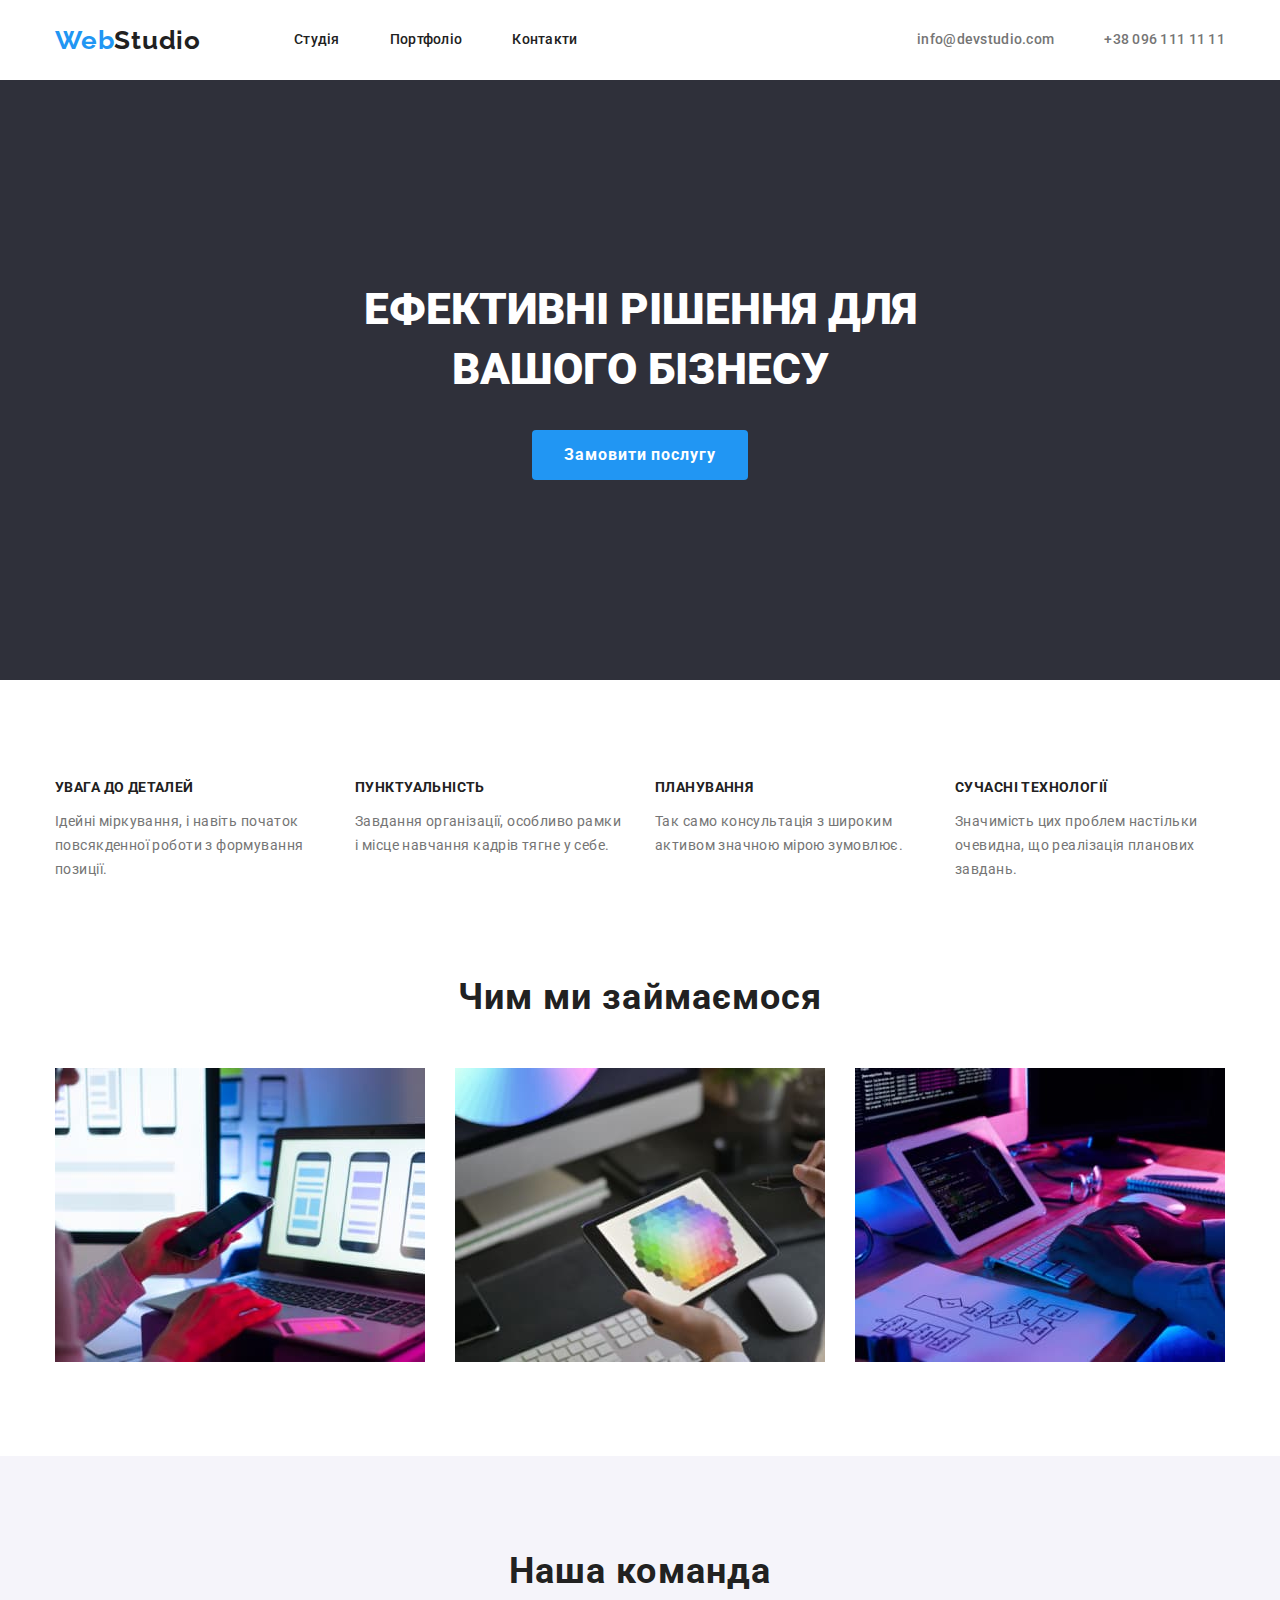
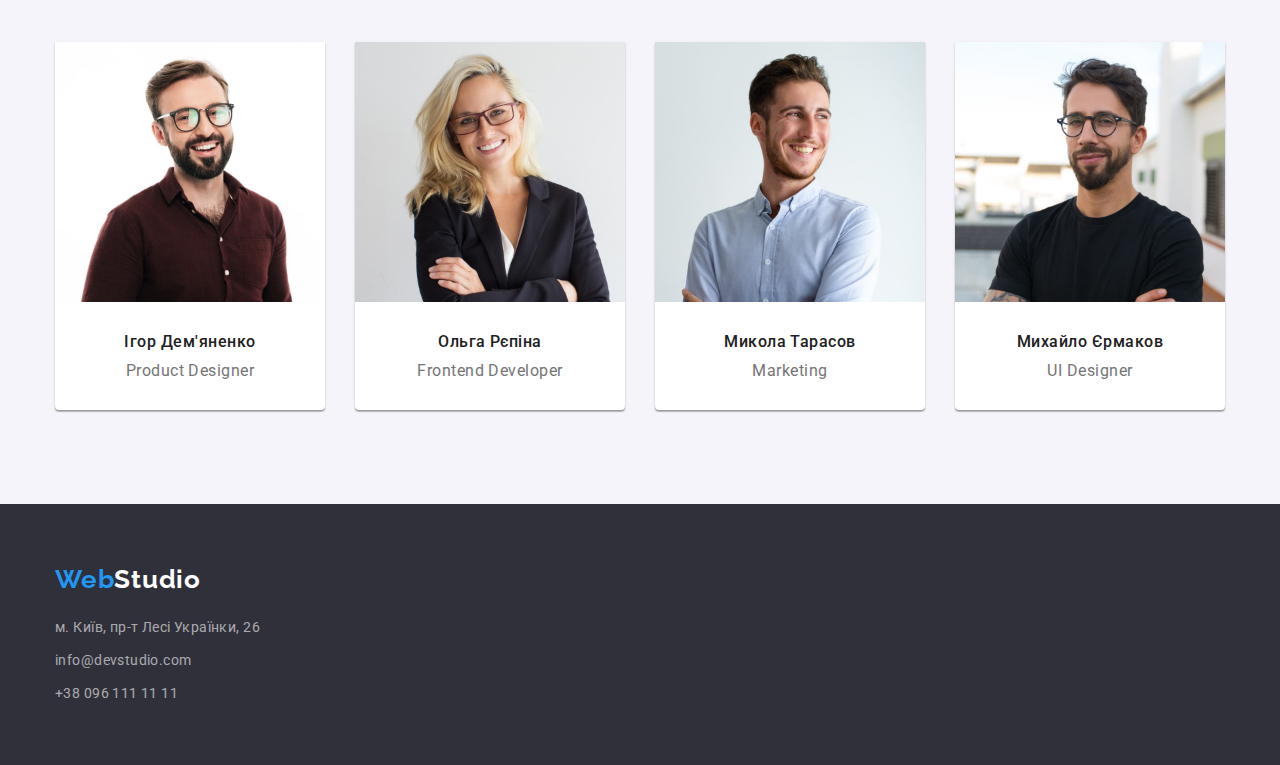
<file: index.html>
<!DOCTYPE html>
<html lang="en">
<head>
	<meta charset="UTF-8">
	<meta http-equiv="X-UA-Compatible" content="IE=edge">
	<meta name="viewport" content="width=device-width, initial-scale=1.0">
	<link rel="stylesheet" href="./css/resets.css">
	<link rel="stylesheet" href="./css/modern-normalize.css">
	<link href="https://fonts.googleapis.com/css2?family=Raleway:wght@700&family=Roboto:wght@400;500;700;900&display=swap" rel="stylesheet">
	<link rel="stylesheet" href="./css/styles.css">
	<title>WebStudio</title>
</head>
<body>
	<header class="header ">
		<div class="container flex">
			<a class="header-link" href="/"><span class="header-logo">Web</span>Studio</a>
			<nav class="header-nav">
				<ul class="header-list">
					<li class="header-list-items"><a class="header-list-link" href="#">Студія</a></li>
					<li class="header-list-items"><a class="header-list-link" href="portfolio.html">Портфоліо</a></li>
					<li class="header-list-items"><a class="header-list-link" href="#">Контакти</a></li>
				</ul>
			</nav>
			<ul class="header-contacts ">
				<li class="header-contacts-items"><a class="header-link-contacts" href="mailto:info@devstudio.com">info@devstudio.com</a></li>
				<li class="header-contacts-items"><a class="header-link-contacts" href="tel:+380961111111">+38 096 111 11 11</a></li>
			</ul>
		</div>	
	</header>
	<main>
		<section class="hero">
			<div class="container">
				<h1 class="hero-titel">Ефективні рішення для <br> вашого бізнесу</h1>
				<button type="button" class="hero-btn">Замовити послугу</button>
			</div>
		</section>
		<section class="approach section-padding">
			<div class="container">
				<h2 class="approach-uptitel">Підхід до роботи</h2>
				<ul class="approach-list">
					<li class="approach-items">
						<h3 class="approach-titel">УВАГА ДО ДЕТАЛЕЙ</h3>
						<p class="approach-text">Ідейні міркування, і навіть початок <br> повсякденної роботи з формування <br> позиції.</p>
					</li>
					<li class="approach-items">
						<h3 class="approach-titel">ПУНКТУАЛЬНІСТЬ</h3>
						<p class="approach-text">Завдання організації, особливо рамки <br> і місце навчання кадрів тягне у себе.</p>
					</li>
					<li class="approach-items">
						<h3 class="approach-titel">ПЛАНУВАННЯ</h3>
						<p class="approach-text">Так само консультація з широким <br> активом значною мірою зумовлює.</p>
					</li>
					<li class="approach-items">
						<h3 class="approach-titel">Сучасні технології</h3>
						<p class="approach-text">Значимість цих проблем настільки <br> очевидна, що реалізація планових <br> завдань.</p>
					</li>
			</ul>
			</div>
		</section>
		<section class="employment section-padding">
			<div class="container">
				<h2 class="employment-titel">Чим ми займаємося</h2>
				<ul class="employment-list">
					<li class="employment-items">
						<img class="employment-img" src="./images/best1.jpg" alt="best1" width="370" height="294">
					</li>
					<li class="employment-items">
						<img class="employment-img" src="./images/best2.jpg" alt="best2" width="370" height="294">
					</li>
					<li class="employment-items">
						<img class="employment-img" src="./images/best3.jpg" alt="best3" width="370" height="294">
					</li>
				</ul>
			</div>
		</section>
		<section class="team section-padding">
			<div class="container">
				<h2 class="team-uptitel">Наша команда</h2>
				<ul class="team-list">
					<li class="team-items">
						<img class="team-img" src="./images/person1.jpg" alt="Ігор Дем'яненко" width="270" height="260">
						<h3 class="team-titel">Ігор Дем'яненко</h3>
						<p class="team-text">Product Designer</p>
					</li>
					<li class="team-items">
						<img class="team-img" src="./images/person2.jpg" alt="Ольга Рєпіна" width="270" height="260">
						<h3 class="team-titel">Ольга Рєпіна</h3>
						<p class="team-text">Frontend Developer</p>
					</li>
					<li class="team-items">
						<img class="team-img" src="./images/person3.jpg" alt="Микола Тарасов" width="270" height="260">
						<h3 class="team-titel">Микола Тарасов</h3>
						<p class="team-text">Marketing</p>
					</li>
					<li class="team-items">
						<img class="team-img" src="./images/person4.jpg" alt="Михайло Єрмаков" width="270" height="260">
						<h3 class="team-titel">Михайло Єрмаков</h3>
						<p class="team-text">UI Designer</p>
					</li>
				</ul>
			</div> 
		</section>
	</main>
	<footer class="footer">
		<div class="container">
			<a class="footer-link" href="/"><span class="footer-logo">Web</span>Studio</a>
			<address class="footer-adress">
				<ul class="footer-list">
					<li class="footer-list-items"><a class="footer-nav-contacts" href="https://goo.gl/maps/WBBWMruhH3Dfa42q7" rel="noreferrer noopener" target="_blank">м. Київ, пр-т Лесі Українки, 26</a>
					</li>
					<li class="footer-list-items">
						<a class="footer-nav-contacts" href="mailto:info@devstudio.com">info@devstudio.com</a>
					</li>
					<li class="footer-list-items">
						<a class="footer-nav-contacts" href="tel:+380961111111">+38 096 111 11 11</a>
					</li>
				</ul>
			</address>
		</div>
	</footer>
</body>
</html>
</file>
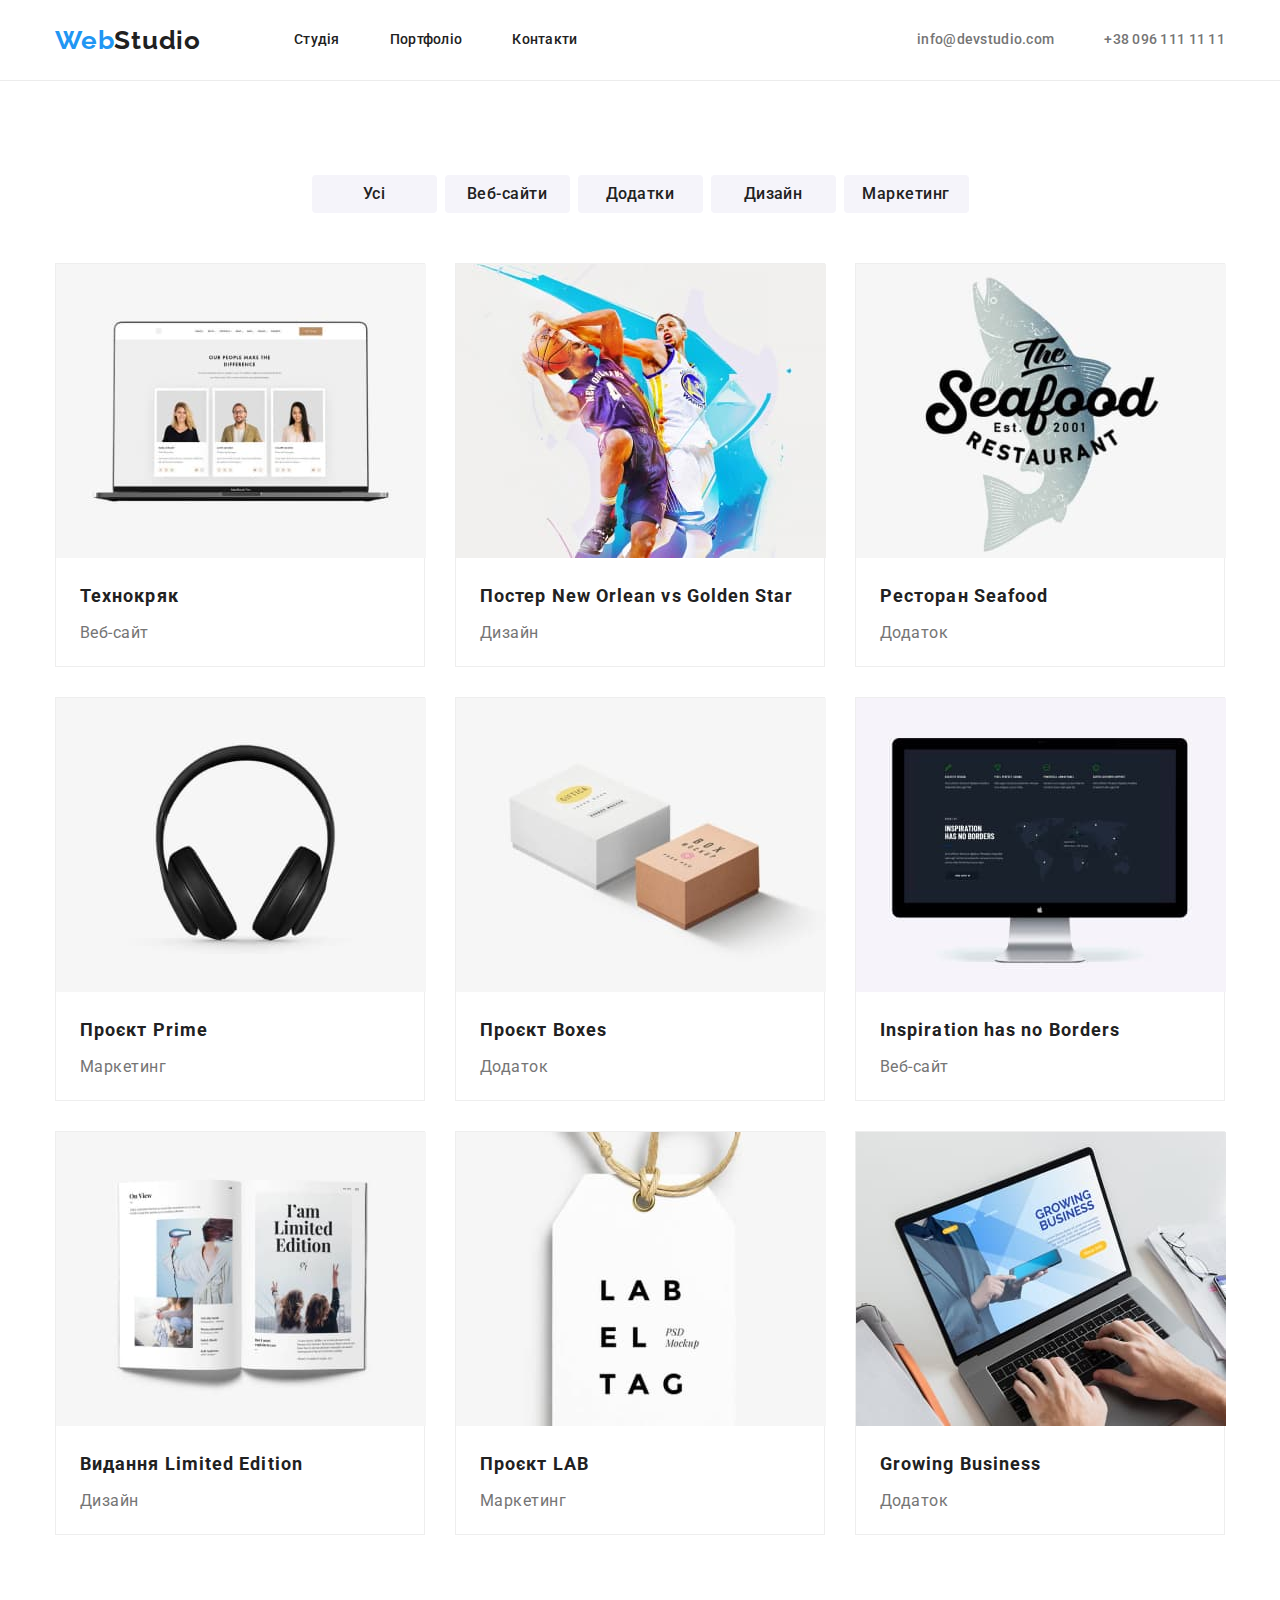
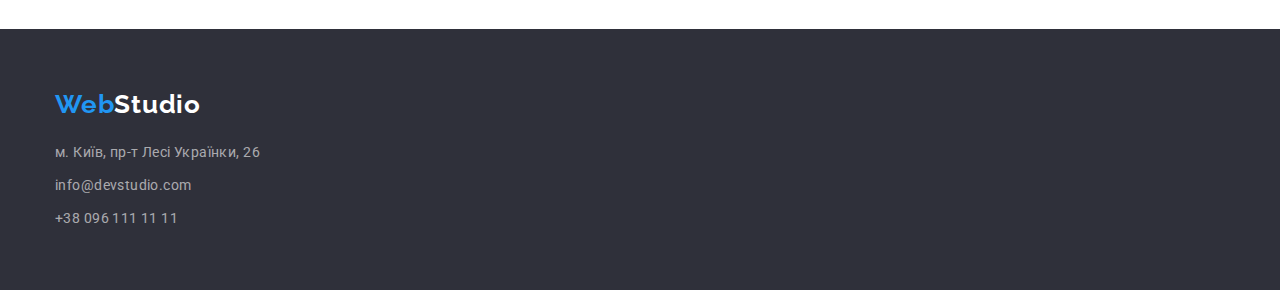
<file: portfolio.html>
<!DOCTYPE html>
<html lang="en">
	<head>
		<meta charset="UTF-8">
		<meta http-equiv="X-UA-Compatible" content="IE=edge">
		<meta name="viewport" content="width=device-width, initial-scale=1.0">
		<link rel="stylesheet" href="./css/resets.css">
		<link rel="stylesheet" href="./css/modern-normalize.css">
		<link href="https://fonts.googleapis.com/css2?family=Raleway:wght@700&family=Roboto:wght@400;500;700;900&display=swap" rel="stylesheet">
		<link rel="stylesheet" href="./css/styles.css">
		<title>WebStudio</title>
	</head>
<body>
	<header class="header header-border">
		<div class="container flex">
			<a class="header-link" href="/"><span class="header-logo">Web</span>Studio</a>
			<nav class="header-nav">
				<ul class="header-list">
					<li class="header-list-items"><a class="header-list-link" href="index.html">Студія</a></li>
					<li class="header-list-items"><a class="header-list-link" href="#">Портфоліо</a></li>
					<li class="header-list-items"><a class="header-list-link" href="#">Контакти</a></li>
				</ul>
			</nav>
			<ul class="header-contacts ">
				<li class="header-contacts-items"><a class="header-link-contacts" href="mailto:info@devstudio.com">info@devstudio.com</a></li>
				<li class="header-contacts-items"><a class="header-link-contacts" href="tel:+380961111111">+38 096 111 11 11</a></li>
			</ul>
		</div>	
	</header>
		<main>
			<section class="portfolio section-padding">
				<div class="container">
					<h1 class="portfolio-uptitel">Портфоліо</h1>
					<ul class="portfolio-list-btn">
						<li class="portfolio-items-btn"><button class="portfolio-btn" type="button">Усі</button></li>
						<li class="portfolio-items-btn"><button class="portfolio-btn" type="button">Веб-сайти</button></li>
						<li class="portfolio-items-btn"><button class="portfolio-btn" type="button">Додатки</button></li>
						<li class="portfolio-items-btn"><button class="portfolio-btn" type="button">Дизайн</button></li>
						<li class="portfolio-items-btn"><button class="portfolio-btn" type="button">Маркетинг</button></li>
					</ul>
					<ul class="portfolio-list-about">
						<li class="portfolio-items-img"><img class="portfolio-img" src="./images/img-1.jpg" alt="leptop" width="370" height="294">
							<div class="text-padding">
								<h2 class="portfolio-titel">Технокряк</h2>
								<p class="portfolio-text">Веб-сайт</p> 
							</div>
						</li>
						<li class="portfolio-items-img"><img class="portfolio-img" src="./images/img-2.jpg" alt="basketball" width="370" height="294">
							<div class="text-padding">
								<h2 class="portfolio-titel">Постер New Orlean vs Golden Star</h2>
								<p class="portfolio-text">Дизайн</p> 
							</div>
						</li>
						<li class="portfolio-items-img"><img class="portfolio-img" src="./images/img-3.jpg" alt="logo" width="370" height="294">
							<div class="text-padding">
								<h2 class="portfolio-titel">Ресторан Seafood</h2>
								<p class="portfolio-text">Додаток</p> 
							</div>
						</li>
						<li class="portfolio-items-img"><img class="portfolio-img" src="./images/img-4.jpg" alt="headphones" width="370" height="294">
							<div class="text-padding">
								<h2 class="portfolio-titel">Проєкт Prime</h2>
								<p class="portfolio-text">Маркетинг</p> 
							</div>
						</li>
						<li class="portfolio-items-img"><img class="portfolio-img" src="./images/img-5.jpg" alt="Boxes" width="370" height="294">
							<div class="text-padding">
								<h2 class="portfolio-titel">Проєкт Boxes</h2>
								<p class="portfolio-text">Додаток</p>
							</div> 
						</li>
						<li class="portfolio-items-img"><img class="portfolio-img" src="./images/img-6.jpg" alt="desktop" width="370" height="294">
							<div class="text-padding">
								<h2 class="portfolio-titel">Inspiration has no Borders</h2>
								<p class="portfolio-text">Веб-сайт</p> 
							</div>
						</li>
						<li class="portfolio-items-img"><img class="portfolio-img" src="./images/img-7.jpg" alt="design" width="370" height="294">
							<div class="text-padding">
								<h2 class="portfolio-titel">Видання Limited Edition</h2>
								<p class="portfolio-text">Дизайн</p> 
							</div>
						</li>
						<li class="portfolio-items-img"><img class="portfolio-img" src="./images/img-8.jpg" alt="project" width="370" height="294">
							<div class="text-padding">
								<h2 class="portfolio-titel">Проєкт LAB</h2>
								<p class="portfolio-text">Маркетинг</p> 
							</div>
						</li>
						<li class="portfolio-items-img"><img class="portfolio-img" src="./images/img-9.jpg" alt="Addition" width="370" height="294">
							<div class="text-padding">
								<h2 class="portfolio-titel">Growing Business</h2>
								<p class="portfolio-text">Додаток</p> 
							</div>
						</li>
					</ul>
				</div>
			</section>
		</main>
		<footer class="footer">
			<div class="container">
				<a class="footer-link" href="/"><span class="footer-logo">Web</span>Studio</a>
				<address class="footer-adress">
					<ul class="footer-list">
						<li class="footer-list-items"><a class="footer-nav-contacts" href="https://goo.gl/maps/WBBWMruhH3Dfa42q7" rel="noreferrer noopener" target="_blank">м. Київ, пр-т Лесі Українки, 26</a>
						</li>
						<li class="footer-list-items">
							<a class="footer-nav-contacts" href="mailto:info@devstudio.com">info@devstudio.com</a>
						</li>
						<li class="footer-list-items">
							<a class="footer-nav-contacts" href="tel:+380961111111">+38 096 111 11 11</a>
						</li>
					</ul>
				</address>
			</div>
		</footer>
</body>
</html>
</file>
<file: css/styles.css>
body{
	font-family: 'Roboto', sans-serif;
	color: var(--contacts-color);
}

:root {
	--brand-color: #2196F3;
	--text-color-N1: #212121;
	--contacts-color: #757575;
	--hero-color:#2F303A;
	--text-color-N2: #FFFFFF;
	--btn-portfolio: #F5F4FA;

  }

.container{
	width: 1200px;
	box-sizing: border-box;
	padding-left: 15px;
	padding-right: 15px;
	margin: 0 auto;

}

.flex{
	display: flex;
	align-items: center;
}

/* ----------- HEADER ----------------- */

.header-border{
	border-bottom: 1px solid #ECECEC;
}

.section-padding{
	padding-top: 94px;
	padding-bottom: 94px;
}


.header-link{
	font-family: 'Raleway';
	font-style: normal;
	font-weight: 700;
	font-size: 26px;
	line-height: 1.19;
	letter-spacing: 0.03em;
	text-decoration: none;
	color: var(--text-color-N1);
	margin-right: 93px;
}

.header-link:focus,
.header-link:hover{
	color: var(--brand-color);
}

.header-logo{
	color: var(--brand-color);
}
.header-nav{
	margin-right: auto;
}


.header-list{
	list-style-type: none;
	display: flex;
	flex-direction: row;
}

.header-list-items:not(:last-child){
	 margin-right: 50px; 
}




.header-list-link{
	font-style: normal;
	font-weight: 500;
	font-size: 14px;
	line-height: 1.14;
	letter-spacing: 0.02em;
	color: var(--text-color-N1);
	text-decoration: none;
	padding: 32px 0px;
	display: block;
}

.header-list-link:focus,
.header-list-link:hover{
	color: var(--brand-color);
}

.header-list-link:active{
	color: var(--brand-color);
}

.header-contacts{
	list-style-type: none;
	display: flex;

}

.header-contacts-items:not(:last-child){
	margin-right: 50px;
}

.header-link-contacts{
	text-decoration: none;
	color: var(--contacts-color);
	font-family: 'Roboto';
	font-style: normal;
	font-weight: 500;
	font-size: 14px;
	line-height: 1.14;
	letter-spacing: 0.02em;
	padding: 32px 0px;
	display: block;
}

.header-link-contacts:hover,
.header-link-contacts:focus{
	color: var(--brand-color);
}

.header-link-contact:active{
	color:var(--brand-color);
}


/* 
------------------HERO------------------ */



.hero{
	background-color: var(--hero-color);
	padding-top: 200px;
	padding-bottom: 200px;
}
.hero-titel{
	font-style: normal;
	font-weight: 900;
	font-size: 44px;
	line-height: 1.36;
	color: var(--text-color-N2);
	text-align: center;
	text-transform: uppercase;
	margin-bottom:30px;   
}
.hero-btn{
	font-family: inherit;
	font-style: normal;
	font-weight: 700;
	font-size: 16px;
	line-height: 1.875;
	display: block;
	align-items: center;
	text-align: center;
	letter-spacing: 0.06em;
	color: var(--text-color-N2);
	background-color: var(--brand-color);
	border: 0;
	border-radius: 4px;
	cursor: pointer;
	margin: 0 auto;
	padding: 10px 32px;
}

/* 
-------------------APPROACH---------------------- */



.approach-uptitel{
	display: none;
}

.approach-items{
	list-style-type: none;
	width: 270px;
}

 .approach-list{
	display: flex;
	gap: 30px;
 }	


.approach-titel{
	font-style: normal;
	font-weight: 700;
	font-size: 14px;
	line-height: 1.875;
	letter-spacing: 0.03em;
	text-transform: uppercase;
	color: var(--text-color-N1);
	margin-bottom: 10px;
}

.approach-text{
	font-style: normal;
	font-weight: 400;
	font-size: 14px;
	line-height: 1.714;
	letter-spacing: 0.03em;
	color: var(--contacts-color);
}

/* ------------EEPLOYMENT----------------- */


.employment{
	padding-top: 0px;
}


.employment-titel{
	font-style: normal;
	font-weight: 700;
	font-size: 36px;
	line-height: 1.17;
	text-align: center;
	letter-spacing: 0.03em;
	text-align: center;
	color: var(--text-color-N1);
	margin-bottom: 50px;
}
.employment-list{
	display: flex;
	list-style-type: none;
	gap: 30px;
}

.employment-img{
	display: block;
}


/* --------------------TEAM---------------------------- */

.team{
	background-color: var(--btn-portfolio);
}

.team-uptitel{
	font-style: normal;
	font-weight: 700;
	font-size: 36px;
	line-height: 1.17;
	text-align: center;
	letter-spacing: 0.03em;
	text-align: center;
	color: var(--text-color-N1);
	margin-bottom: 50px;

}

.team-list{
	list-style-type: none;
	display: flex;
	gap: 30px;
}

.team-items{
	background: #FFFFFF;
	box-shadow: 0px 1px 3px rgba(0, 0, 0, 0.12), 0px 1px 1px rgba(0, 0, 0, 0.14), 0px 2px 1px rgba(0, 0, 0, 0.2);
	border-radius: 0px 0px 4px 4px;	
	padding-bottom: 30px;
}

.team-img{
	margin-bottom: 30px;
	display: block;
}

.team-titel{
	font-style: normal;
	font-weight: 500;
	font-size: 16px;
	line-height: 1.19;
	text-align: center;
	letter-spacing: 0.03em;
	color: var(--text-color-N1);
	margin-bottom: 10px;
}



.team-text{
	font-style: normal;
	font-weight: 400;
	font-size: 16px;
	line-height: 1.19;
	text-align: center;
	letter-spacing: 0.03em;
	color: var(--contacts-color);
}

/* ---------------------FOOTER------------------------------ */

.footer{
	background-color: var(--hero-color);
	padding-top: 60px;
	padding-bottom: 60px;
}

.footer-link{
	font-family: 'Raleway';
	font-style: normal;
	font-weight: 700;
	font-size: 26px;
	line-height: 1.19;
	letter-spacing: 0.03em;
	text-decoration: none;
	color: var(--text-color-N2);
	margin-bottom: 20px;
	display: block;
}


.footer-logo{
	color: var(--brand-color);
}


.footer-list-items{
	list-style-type: none;

}


.footer-list-items:not(:last-child){
	margin-bottom: 9px;
}


.footer-nav-contacts{
	font-style: normal;
	font-weight: 400;
	font-size: 14px;
	line-height: 24px;
	letter-spacing: 0.03em;
	color: rgba(255, 255, 255, 0.6);
	text-decoration: none;
}

.footer-nav-contacts:hover,
.footer-nav-contacts:focus{
	color: var(--brand-color);
}

.footer-nav-contacts:active{
	color: var(--brand-color);
}


/* ------------------------------------------PORTFOLIO--------------------------------- */



.portfolio-uptitel{
	display: none;
}

.portfolio-list-btn{
	list-style-type: none;
	display: flex;
	gap: 8px;
	justify-content: center;
	margin-bottom: 50px;
}


.portfolio-btn{
	font-style: normal;
	font-weight: 500;
	font-size: 16px;
	line-height: 1.625;
	text-align: center;
	letter-spacing: 0.03em;
	color: var(--text-color-N1);
	cursor: pointer;
	background: var(--btn-portfolio);
	border-radius: 4px;	
	border: 0;
	min-width: 125px;
	height: 38px;
}

.portfolio-btn:focus,
.portfolio-btn:hover{
	color:#FFFFFF;
	background-color: var(--brand-color);
}

.portfolio-btn:active{
	color:var(--brand-color);
}

.portfolio-list-about{
	list-style-type: none;
	display: flex;
	flex-wrap: wrap;
	gap: 30px;
	
}

.portfolio-items-img{
	width: 370px;
	height: 404px;	
	background: #FFFFFF;
	border: 1px solid #EEEEEE;
}

.portfolio-img{
	display: block;
}

.text-padding{
	padding: 20px 24px;
}

.portfolio-titel{
	font-style: normal;
	font-weight: 700;
	font-size: 18px;
	line-height: 2;
	letter-spacing: 0.06em;
	color: var(--text-color-N1);
	margin-bottom: 4px;
}
.portfolio-text{
	font-style: normal;
	font-weight: 400;
	font-size: 16px;
	line-height: 1.875;
	letter-spacing: 0.03em;
	color: var(--contacts-color);
}
</file>
<file: css/resets.css>
html, body, div, span, applet, object, iframe,
h1, h2, h3, h4, h5, h6, p, blockquote, pre,
a, abbr, acronym, address, big, cite, code,
del, dfn, em, img, ins, kbd, q, s, samp,
small, strike, strong, sub, sup, tt, var,
b, u, i, center,
dl, dt, dd, ol, ul, li,
fieldset, form, label, legend,
table, caption, tbody, tfoot, thead, tr, th, td,
article, aside, canvas, details, embed,
figure, figcaption, footer, header, hgroup,
menu, nav, output, ruby, section, summary,
time, mark, audio, video {
  margin: 0;
  padding: 0;
  border: 0;
  font-size: 100%;
  font: inherit;
  vertical-align: baseline;
}

article, aside, details, figcaption, figure,
footer, header, hgroup, menu, nav, section {
  display: block;
}

html {
  height: 100%;
}

body {
  line-height: 1;
}

ol, ul {
  list-style: none;
}

blockquote, q {
  quotes: none;
}

blockquote:before, blockquote:after,
q:before, q:after {
  content: "";
  content: none;
}

table {
  border-collapse: collapse;
  border-spacing: 0;
}/*# sourceMappingURL=resets.css.map */
</file>
